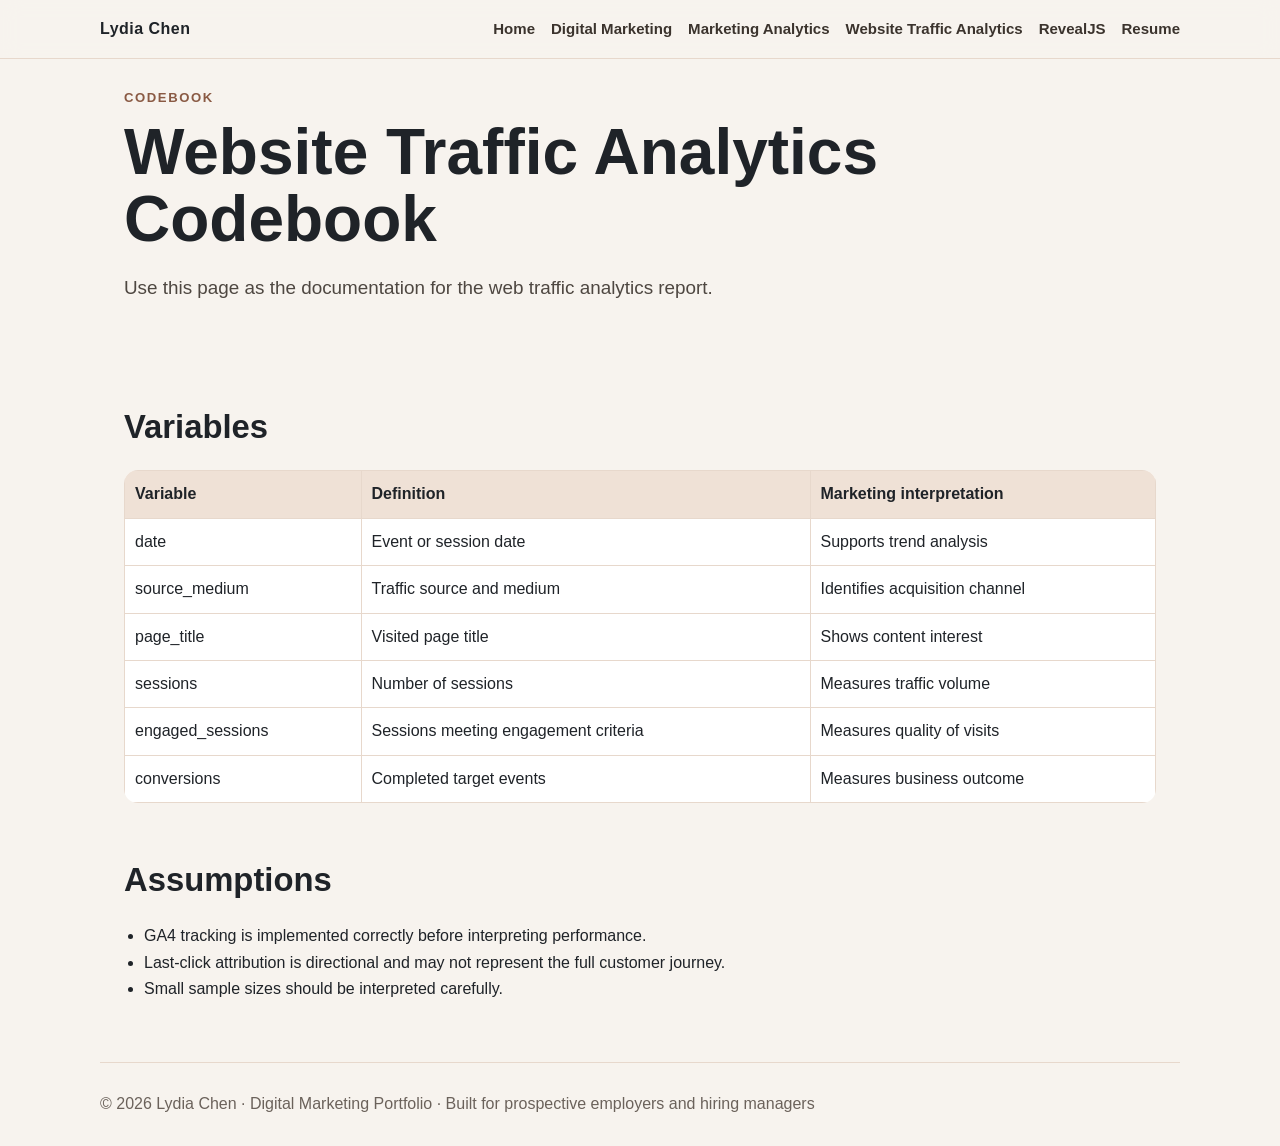
<file: codebook.html>
<!doctype html><html lang="en"><head><meta charset="utf-8"><meta name="viewport" content="width=device-width,initial-scale=1"><meta name="description" content="Lydia Chen digital marketing and marketing analytics portfolio"><title>Codebook | Lydia Chen</title><link rel="stylesheet" href="styles.css"></head><body><nav><div class="wrap nav"><div class="brand">Lydia Chen</div><div class="links"><a href="index.html">Home</a><a href="digital-marketing.html">Digital Marketing</a><a href="marketing-analytics.html">Marketing Analytics</a><a href="traffic-analytics.html">Website Traffic Analytics</a><a href="revealjs-presentation.html">RevealJS</a><a href="resume.html">Resume</a></div></div></nav><main class="wrap"><section class="section"><div class="tag">Codebook</div><h1>Website Traffic Analytics Codebook</h1><p class="lead">Use this page as the documentation for the web traffic analytics report.</p></section><section><h2>Variables</h2><table><tr><th>Variable</th><th>Definition</th><th>Marketing interpretation</th></tr><tr><td>date</td><td>Event or session date</td><td>Supports trend analysis</td></tr><tr><td>source_medium</td><td>Traffic source and medium</td><td>Identifies acquisition channel</td></tr><tr><td>page_title</td><td>Visited page title</td><td>Shows content interest</td></tr><tr><td>sessions</td><td>Number of sessions</td><td>Measures traffic volume</td></tr><tr><td>engaged_sessions</td><td>Sessions meeting engagement criteria</td><td>Measures quality of visits</td></tr><tr><td>conversions</td><td>Completed target events</td><td>Measures business outcome</td></tr></table></section><section><h2>Assumptions</h2><ul><li>GA4 tracking is implemented correctly before interpreting performance.</li><li>Last-click attribution is directional and may not represent the full customer journey.</li><li>Small sample sizes should be interpreted carefully.</li></ul></section></main><footer class="wrap footer">© 2026 Lydia Chen · Digital Marketing Portfolio · Built for prospective employers and hiring managers</footer></body></html>
</file>
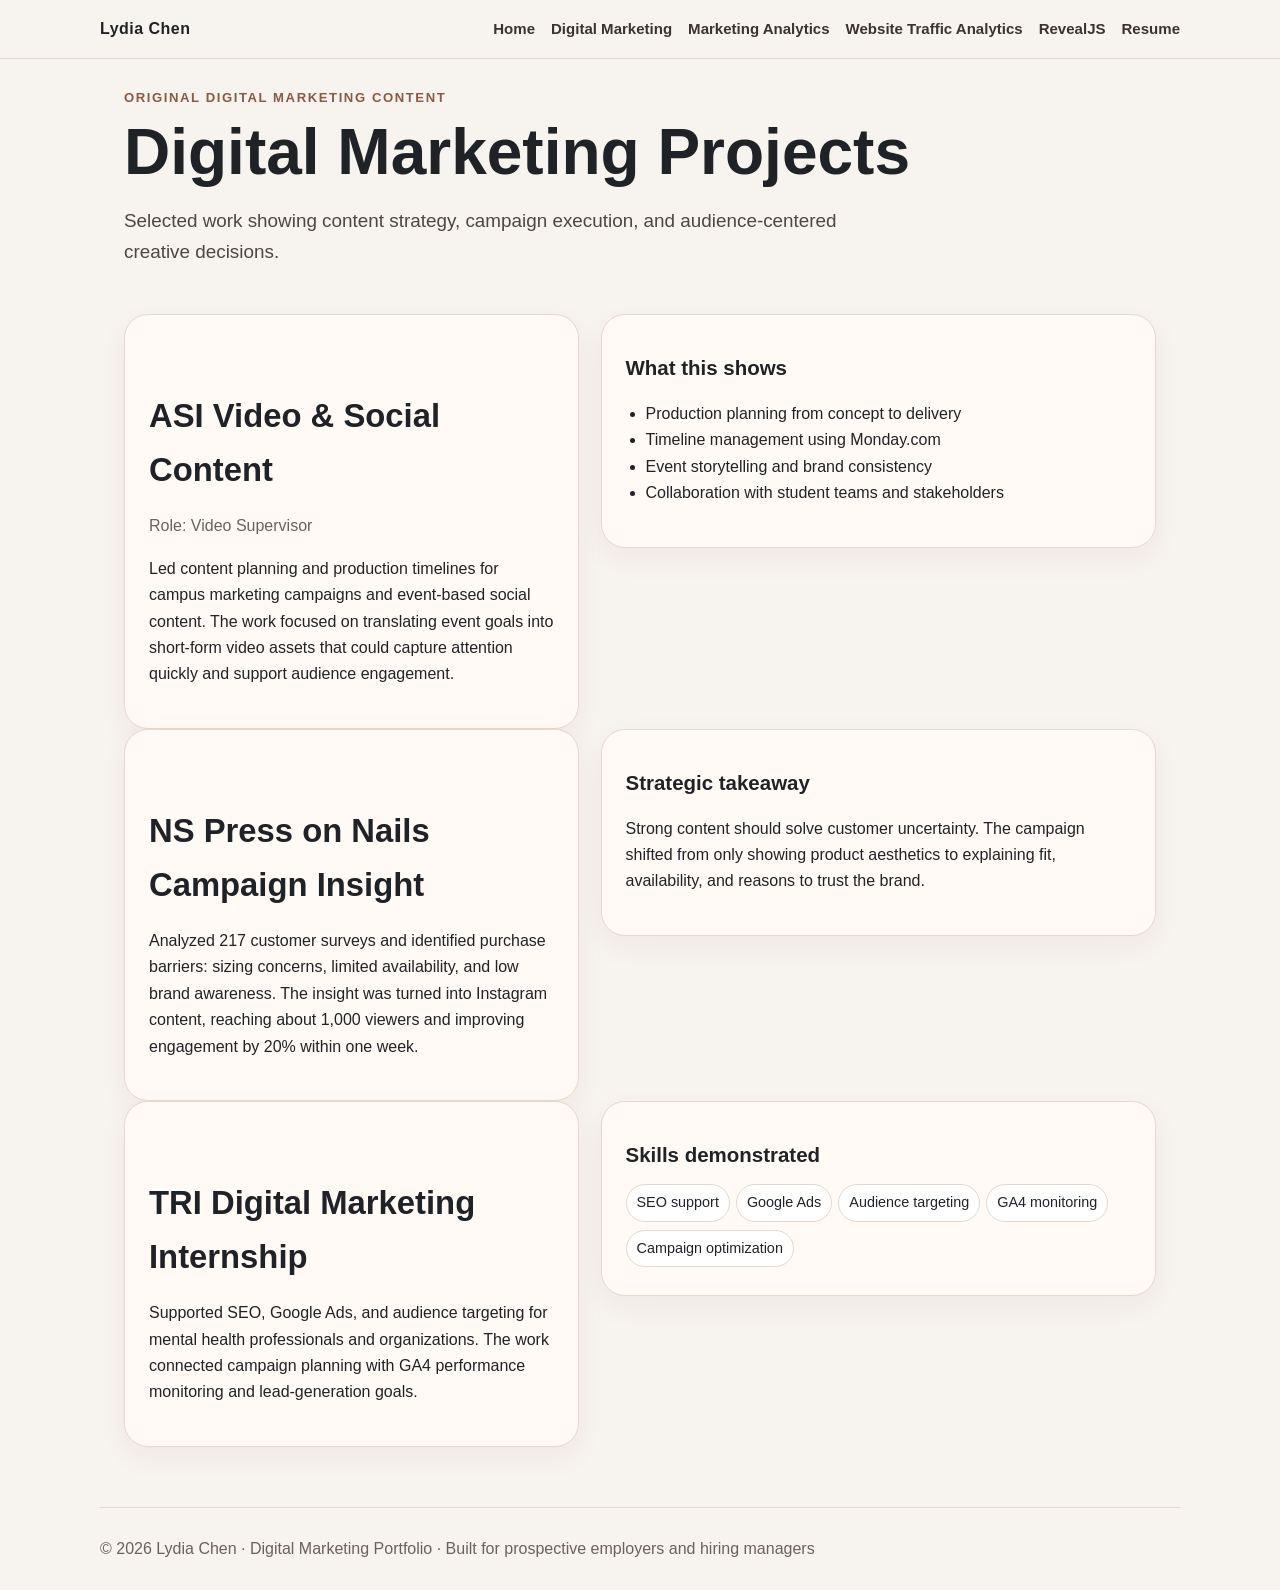
<file: digital-marketing.html>
<!doctype html><html lang="en"><head><meta charset="utf-8"><meta name="viewport" content="width=device-width,initial-scale=1"><meta name="description" content="Lydia Chen digital marketing and marketing analytics portfolio"><title>Digital Marketing | Lydia Chen</title><link rel="stylesheet" href="styles.css"></head><body><nav><div class="wrap nav"><div class="brand">Lydia Chen</div><div class="links"><a href="index.html">Home</a><a href="digital-marketing.html">Digital Marketing</a><a href="marketing-analytics.html">Marketing Analytics</a><a href="traffic-analytics.html">Website Traffic Analytics</a><a href="revealjs-presentation.html">RevealJS</a><a href="resume.html">Resume</a></div></div></nav><main class="wrap"><section class="section"><div class="tag">Original Digital Marketing Content</div><h1>Digital Marketing Projects</h1><p class="lead">Selected work showing content strategy, campaign execution, and audience-centered creative decisions.</p></section><section class="case"><div class="card"><h2>ASI Video & Social Content</h2><p class="muted">Role: Video Supervisor</p><p>Led content planning and production timelines for campus marketing campaigns and event-based social content. The work focused on translating event goals into short-form video assets that could capture attention quickly and support audience engagement.</p></div><div class="card"><h3>What this shows</h3><ul><li>Production planning from concept to delivery</li><li>Timeline management using Monday.com</li><li>Event storytelling and brand consistency</li><li>Collaboration with student teams and stakeholders</li></ul></div></section><section class="case"><div class="card"><h2>NS Press on Nails Campaign Insight</h2><p>Analyzed 217 customer surveys and identified purchase barriers: sizing concerns, limited availability, and low brand awareness. The insight was turned into Instagram content, reaching about 1,000 viewers and improving engagement by 20% within one week.</p></div><div class="card"><h3>Strategic takeaway</h3><p>Strong content should solve customer uncertainty. The campaign shifted from only showing product aesthetics to explaining fit, availability, and reasons to trust the brand.</p></div></section><section class="case"><div class="card"><h2>TRI Digital Marketing Internship</h2><p>Supported SEO, Google Ads, and audience targeting for mental health professionals and organizations. The work connected campaign planning with GA4 performance monitoring and lead-generation goals.</p></div><div class="card"><h3>Skills demonstrated</h3><span class="pill">SEO support</span><span class="pill">Google Ads</span><span class="pill">Audience targeting</span><span class="pill">GA4 monitoring</span><span class="pill">Campaign optimization</span></div></section></main><footer class="wrap footer">© 2026 Lydia Chen · Digital Marketing Portfolio · Built for prospective employers and hiring managers</footer></body></html>
</file>
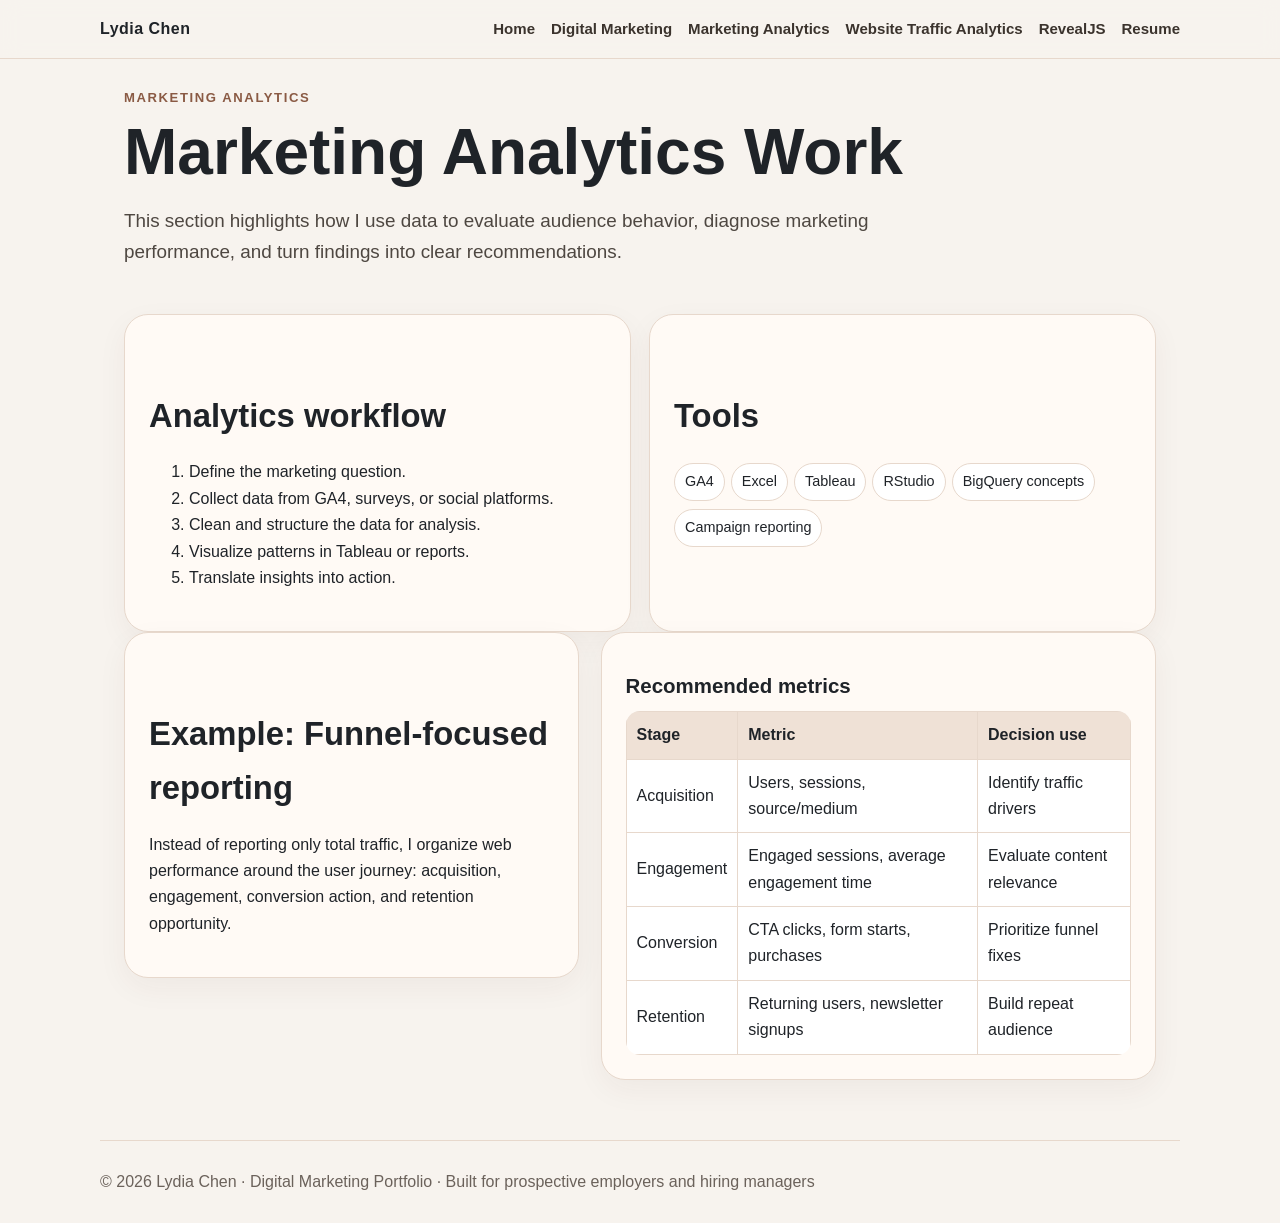
<file: marketing-analytics.html>
<!doctype html><html lang="en"><head><meta charset="utf-8"><meta name="viewport" content="width=device-width,initial-scale=1"><meta name="description" content="Lydia Chen digital marketing and marketing analytics portfolio"><title>Marketing Analytics | Lydia Chen</title><link rel="stylesheet" href="styles.css"></head><body><nav><div class="wrap nav"><div class="brand">Lydia Chen</div><div class="links"><a href="index.html">Home</a><a href="digital-marketing.html">Digital Marketing</a><a href="marketing-analytics.html">Marketing Analytics</a><a href="traffic-analytics.html">Website Traffic Analytics</a><a href="revealjs-presentation.html">RevealJS</a><a href="resume.html">Resume</a></div></div></nav><main class="wrap"><section class="section"><div class="tag">Marketing Analytics</div><h1>Marketing Analytics Work</h1><p class="lead">This section highlights how I use data to evaluate audience behavior, diagnose marketing performance, and turn findings into clear recommendations.</p></section><section class="grid two"><div class="card"><h2>Analytics workflow</h2><ol><li>Define the marketing question.</li><li>Collect data from GA4, surveys, or social platforms.</li><li>Clean and structure the data for analysis.</li><li>Visualize patterns in Tableau or reports.</li><li>Translate insights into action.</li></ol></div><div class="card"><h2>Tools</h2><span class="pill">GA4</span><span class="pill">Excel</span><span class="pill">Tableau</span><span class="pill">RStudio</span><span class="pill">BigQuery concepts</span><span class="pill">Campaign reporting</span></div></section><section class="case"><div class="card"><h2>Example: Funnel-focused reporting</h2><p>Instead of reporting only total traffic, I organize web performance around the user journey: acquisition, engagement, conversion action, and retention opportunity.</p></div><div class="card"><h3>Recommended metrics</h3><table><tr><th>Stage</th><th>Metric</th><th>Decision use</th></tr><tr><td>Acquisition</td><td>Users, sessions, source/medium</td><td>Identify traffic drivers</td></tr><tr><td>Engagement</td><td>Engaged sessions, average engagement time</td><td>Evaluate content relevance</td></tr><tr><td>Conversion</td><td>CTA clicks, form starts, purchases</td><td>Prioritize funnel fixes</td></tr><tr><td>Retention</td><td>Returning users, newsletter signups</td><td>Build repeat audience</td></tr></table></div></section></main><footer class="wrap footer">© 2026 Lydia Chen · Digital Marketing Portfolio · Built for prospective employers and hiring managers</footer></body></html>
</file>
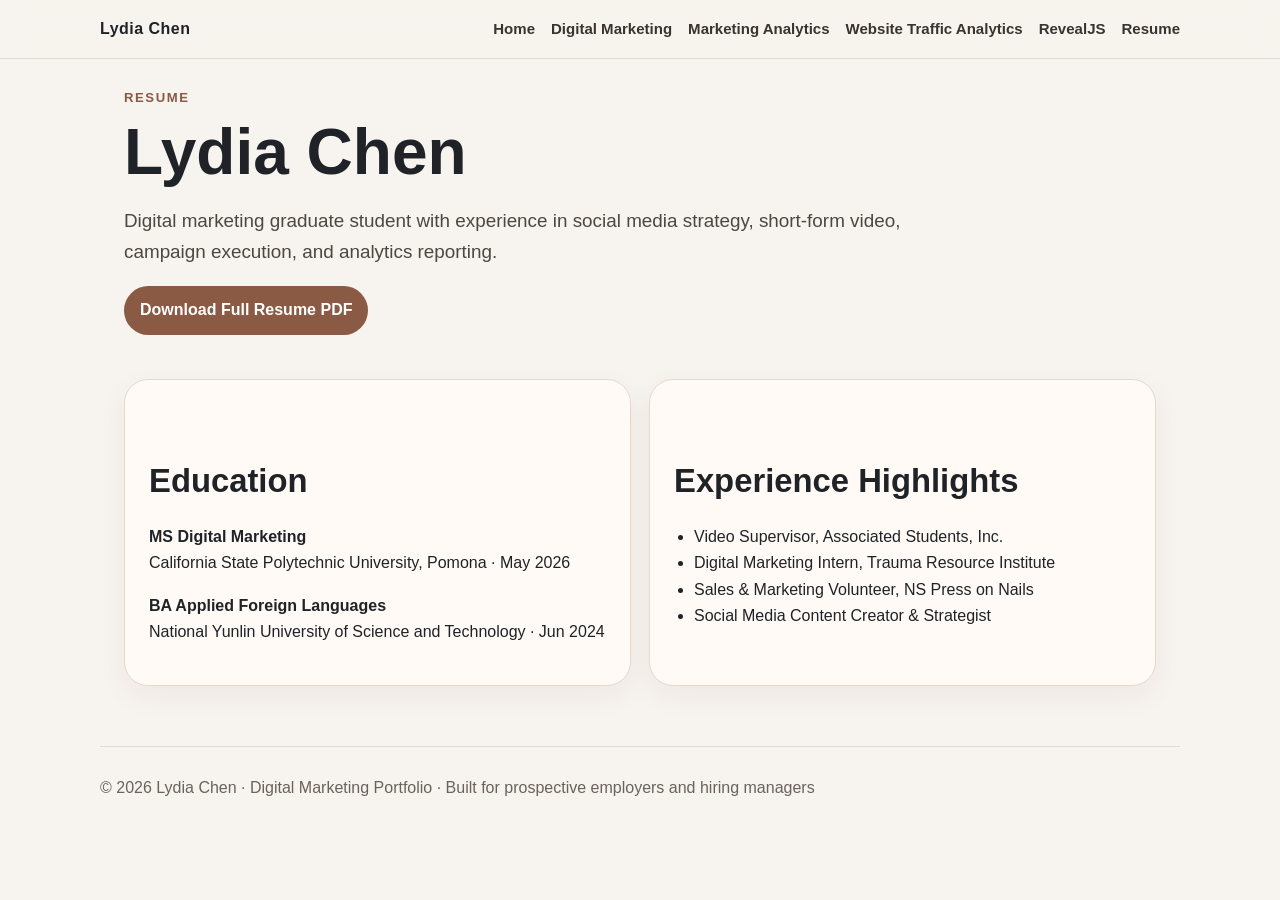
<file: resume.html>
<!doctype html><html lang="en"><head><meta charset="utf-8"><meta name="viewport" content="width=device-width,initial-scale=1"><meta name="description" content="Lydia Chen digital marketing and marketing analytics portfolio"><title>Resume | Lydia Chen</title><link rel="stylesheet" href="styles.css"></head><body><nav><div class="wrap nav"><div class="brand">Lydia Chen</div><div class="links"><a href="index.html">Home</a><a href="digital-marketing.html">Digital Marketing</a><a href="marketing-analytics.html">Marketing Analytics</a><a href="traffic-analytics.html">Website Traffic Analytics</a><a href="revealjs-presentation.html">RevealJS</a><a href="resume.html">Resume</a></div></div></nav><main class="wrap"><section class="section"><div class="tag">Resume</div><h1>Lydia Chen</h1><p class="lead">Digital marketing graduate student with experience in social media strategy, short-form video, campaign execution, and analytics reporting.</p><p><a class="btn" href="assets/Lydia_Chen_Resume.pdf">Download Full Resume PDF</a></p></section><section class="grid two"><div class="card"><h2>Education</h2><p><strong>MS Digital Marketing</strong><br>California State Polytechnic University, Pomona · May 2026</p><p><strong>BA Applied Foreign Languages</strong><br>National Yunlin University of Science and Technology · Jun 2024</p></div><div class="card"><h2>Experience Highlights</h2><ul><li>Video Supervisor, Associated Students, Inc.</li><li>Digital Marketing Intern, Trauma Resource Institute</li><li>Sales & Marketing Volunteer, NS Press on Nails</li><li>Social Media Content Creator & Strategist</li></ul></div></section></main><footer class="wrap footer">© 2026 Lydia Chen · Digital Marketing Portfolio · Built for prospective employers and hiring managers</footer></body></html>
</file>
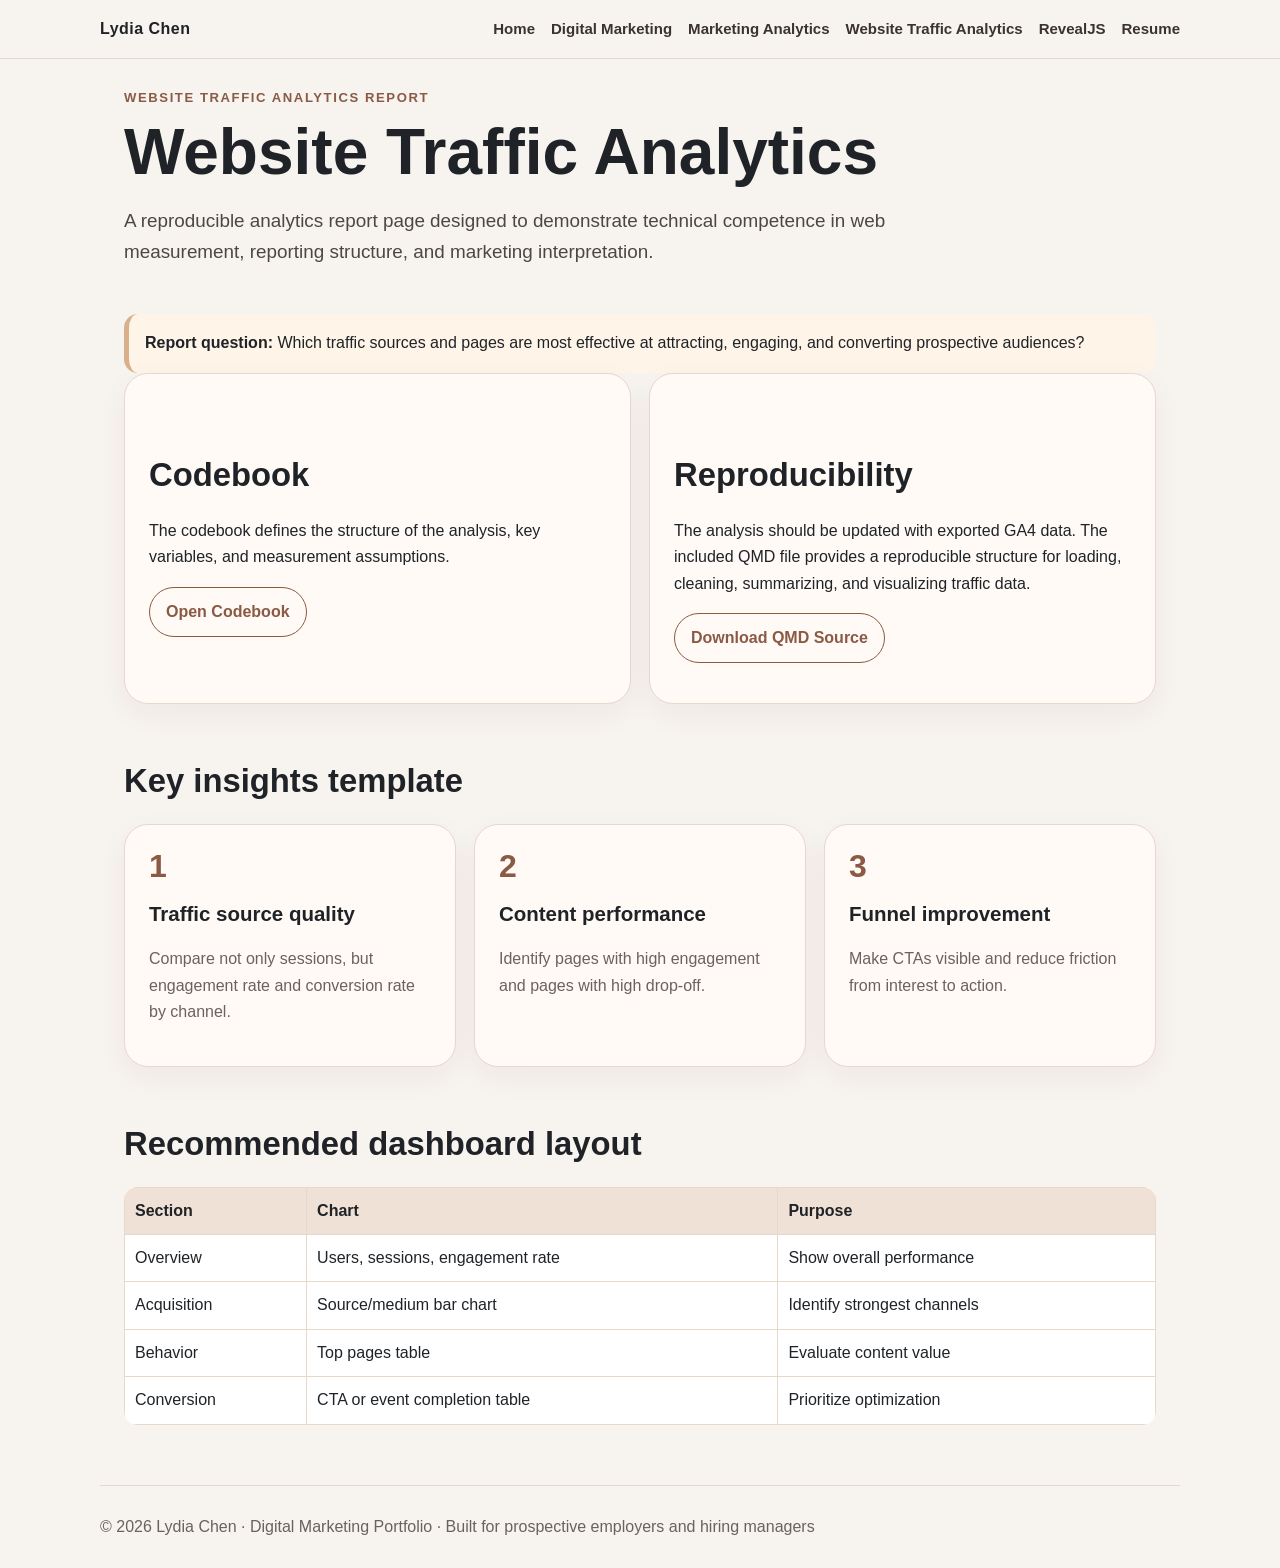
<file: traffic-analytics.html>
<!doctype html><html lang="en"><head><meta charset="utf-8"><meta name="viewport" content="width=device-width,initial-scale=1"><meta name="description" content="Lydia Chen digital marketing and marketing analytics portfolio"><title>Website Traffic Analytics | Lydia Chen</title><link rel="stylesheet" href="styles.css"></head><body><nav><div class="wrap nav"><div class="brand">Lydia Chen</div><div class="links"><a href="index.html">Home</a><a href="digital-marketing.html">Digital Marketing</a><a href="marketing-analytics.html">Marketing Analytics</a><a href="traffic-analytics.html">Website Traffic Analytics</a><a href="revealjs-presentation.html">RevealJS</a><a href="resume.html">Resume</a></div></div></nav><main class="wrap"><section class="section"><div class="tag">Website Traffic Analytics Report</div><h1>Website Traffic Analytics</h1><p class="lead">A reproducible analytics report page designed to demonstrate technical competence in web measurement, reporting structure, and marketing interpretation.</p></section><section class="note"><strong>Report question:</strong> Which traffic sources and pages are most effective at attracting, engaging, and converting prospective audiences?</section><section class="grid two"><div class="card"><h2>Codebook</h2><p>The codebook defines the structure of the analysis, key variables, and measurement assumptions.</p><p><a class="btn secondary" href="codebook.html">Open Codebook</a></p></div><div class="card"><h2>Reproducibility</h2><p>The analysis should be updated with exported GA4 data. The included QMD file provides a reproducible structure for loading, cleaning, summarizing, and visualizing traffic data.</p><p><a class="btn secondary" href="codebook.qmd">Download QMD Source</a></p></div></section><section><h2>Key insights template</h2><div class="grid"><div class="card"><div class="metric">1</div><h3>Traffic source quality</h3><p class="muted">Compare not only sessions, but engagement rate and conversion rate by channel.</p></div><div class="card"><div class="metric">2</div><h3>Content performance</h3><p class="muted">Identify pages with high engagement and pages with high drop-off.</p></div><div class="card"><div class="metric">3</div><h3>Funnel improvement</h3><p class="muted">Make CTAs visible and reduce friction from interest to action.</p></div></div></section><section><h2>Recommended dashboard layout</h2><table><tr><th>Section</th><th>Chart</th><th>Purpose</th></tr><tr><td>Overview</td><td>Users, sessions, engagement rate</td><td>Show overall performance</td></tr><tr><td>Acquisition</td><td>Source/medium bar chart</td><td>Identify strongest channels</td></tr><tr><td>Behavior</td><td>Top pages table</td><td>Evaluate content value</td></tr><tr><td>Conversion</td><td>CTA or event completion table</td><td>Prioritize optimization</td></tr></table></section></main><footer class="wrap footer">© 2026 Lydia Chen · Digital Marketing Portfolio · Built for prospective employers and hiring managers</footer></body></html>
</file>
<file: styles.css>
:root{--bg:#f7f3ee;--text:#1f2328;--muted:#6b625b;--accent:#8a5a44;--accent2:#d8b08c;--card:#fffaf5;--line:#e7d8cc;}
*{box-sizing:border-box}body{margin:0;font-family:Inter,Arial,sans-serif;background:var(--bg);color:var(--text);line-height:1.65}a{color:var(--accent);font-weight:650;text-decoration:none}.wrap{max-width:1080px;margin:0 auto;padding:0 24px}nav{position:sticky;top:0;background:rgba(247,243,238,.92);backdrop-filter:blur(10px);border-bottom:1px solid var(--line);z-index:10}.nav{display:flex;align-items:center;justify-content:space-between;gap:18px;padding:16px 0}.brand{font-weight:800;letter-spacing:.03em}.links{display:flex;gap:16px;flex-wrap:wrap}.links a{font-size:.94rem;color:#3b332d}.hero{padding:74px 0 54px;display:grid;grid-template-columns:1.25fr .75fr;gap:42px;align-items:center}.tag{color:var(--accent);font-weight:800;text-transform:uppercase;font-size:.82rem;letter-spacing:.12em}h1{font-size:clamp(2.35rem,5vw,4.2rem);line-height:1.05;margin:10px 0 18px}h2{font-size:2.05rem;margin:50px 0 16px}h3{font-size:1.28rem;margin:12px 0 8px}.lead{font-size:1.18rem;color:#4e4741;max-width:780px}.btns{display:flex;gap:12px;flex-wrap:wrap;margin-top:26px}.btn{display:inline-block;padding:11px 16px;border-radius:999px;background:var(--accent);color:white}.btn.secondary{background:transparent;color:var(--accent);border:1px solid var(--accent)}.portrait{border-radius:28px;background:linear-gradient(145deg,#f4dfcf,#fffaf5);padding:30px;border:1px solid var(--line);box-shadow:0 18px 45px rgba(74,48,34,.08)}.portrait .circle{height:260px;border-radius:28px;background:linear-gradient(145deg,#d8b08c,#f8efe7);display:flex;align-items:center;justify-content:center;font-size:4.8rem;font-weight:900;color:white}.profile-photo{width:100%;height:320px;object-fit:cover;object-position:center 38%;border-radius:24px;display:block;margin-bottom:18px;box-shadow:0 12px 30px rgba(74,48,34,.10)}.grid{display:grid;grid-template-columns:repeat(3,1fr);gap:18px}.grid.two{grid-template-columns:repeat(2,1fr)}.card{background:var(--card);border:1px solid var(--line);border-radius:24px;padding:24px;box-shadow:0 10px 30px rgba(74,48,34,.05)}.metric{font-size:2rem;font-weight:850;color:var(--accent);line-height:1.1}.muted{color:var(--muted)}ul{padding-left:20px}.section{padding:28px 0}.case{display:grid;grid-template-columns:.9fr 1.1fr;gap:22px;align-items:start}.pill{display:inline-block;border:1px solid var(--line);background:#fff;padding:6px 10px;border-radius:999px;margin:4px 6px 4px 0;font-size:.9rem}.footer{margin-top:60px;padding:28px 0;border-top:1px solid var(--line);color:var(--muted)}table{border-collapse:collapse;width:100%;background:#fff;border-radius:14px;overflow:hidden}td,th{border:1px solid var(--line);padding:10px;text-align:left}th{background:#efe1d6}.note{background:#fff4e8;border-left:5px solid var(--accent2);padding:16px;border-radius:14px}@media(max-width:820px){.hero,.case,.grid,.grid.two{grid-template-columns:1fr}.links{gap:10px}.portrait .circle{height:180px}.profile-photo{height:260px}}
</file>
